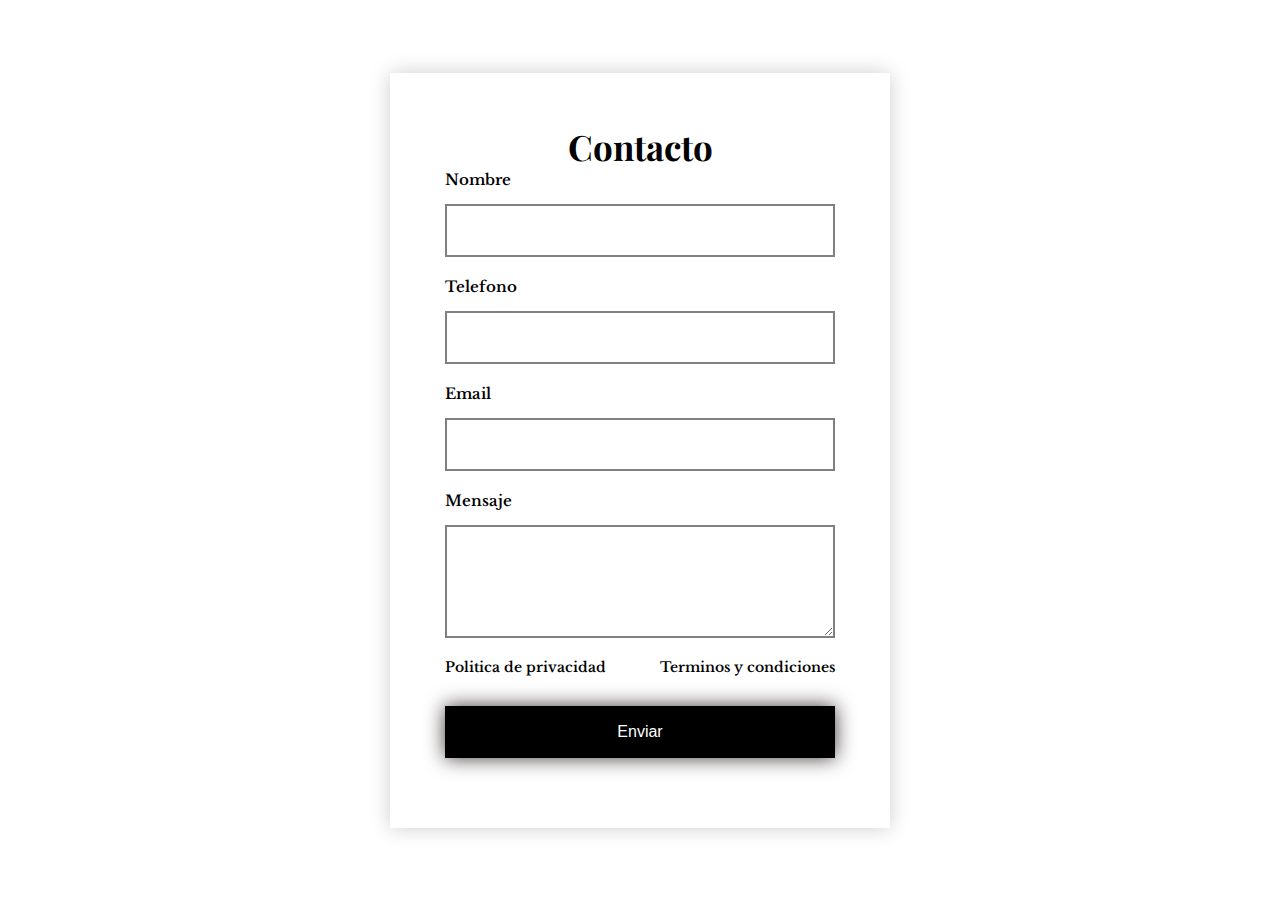
<file: contacto.html>
<!DOCTYPE html>
<html lang="en">
<head>
    <meta charset="UTF-8">
    <meta name="viewport" content="width=device-width, initial-scale=1.0">
    <title>Saint Victoria | W I N E S</title>
    <style>
         @import url('https://fonts.googleapis.com/css2?family=Libre+Baskerville:ital,wght@0,400;0,700;1,400&family=Playfair+Display:ital,wght@0,400;1,400;1,500&display=swap');

        /*
            font-family: "Libre Baskerville", sans-serif;
            font-family: "Playfair Display", sans-serif;
        */

        * {
            margin: 0;
            padding: 0;
            box-sizing: border-box;
            text-decoration: none;
            list-style: none;
        }

        body {
            font-family: "Libre Baskerville", sans-serif;
            min-height: 100vh;
            display: flex;
            align-items: center;
            justify-content: center;
           
        }
        
        form {
            padding: 50px 55px;
            box-shadow: 0 0 20px rgb(0, 0, 0, 0.2);
            text-align: center;
            width: 500px;
            align-items: center;
            justify-content: center;
            
            
        }
        .input-group {
            display: flex;
            flex-direction: column;
            text-align: left;
        }
        h2 {
            color: black;
            font-size: 35px;
            font-family: "Playfair Display", sans-serif;
        }
        label{
            color: black;
            font-size: 15px;
            font-weight: 600;
            margin-bottom: 15px;
            font-family: "Libre Baskerville", sans-serif;
        }
        input, textarea {
            padding: 17px 25px;
            margin-bottom: 20px;
            background-color: white;
            border: 2px solid grey;
            color: black;
            outline: none;
        }
        input::placeholder, textarea::placeholder {
            color: white;
        }
        .form-txt {
            margin-bottom: 30px;
            display: flex;
            justify-content: space-between;
            text-align: center;
        }
        .form-txt a {
            color: black;
            font-size: 14px;
            font-weight: 600;
            text-decoration: none;
        }
        .btn {
            font-size: 16px;
            color: white;
            border: 0;
            background-color: black;
            box-shadow: 0 0 20px rgb(63, 53, 53);
            cursor: pointer;
        }
        .btn:hover {
            background-color: rgb(87, 83, 83);
        }

        


    </style>
</head>
<body>
   

    <form>

        <h2>Contacto</h2>

        <div class="input-group">

            <label for="name">Nombre</label>
            <input type="text" name="name" id="name" placeholder="Nombre">

            <label for="phone">Telefono</label>
            <input type="tel" name="phone" id="phone" placeholder="Telefono">

            <label for="email">Email</label>
            <input type="email" name="email" id="email" placeholder="Email">

            <label for="massage">Mensaje</label>
            <textarea name="message" id="message" cols="30" rows="5" placeholder="Mensaje"></textarea>

            <div class="form-txt">
                <a href="#">Politica de privacidad</a>
                <a href="#">Terminos y condiciones</a>
            </div>

            <input class="btn" type="submit" value="Enviar">

        </div>


    </form>

    

    <script src="script.js"></script>
</body>
</html>
</file>
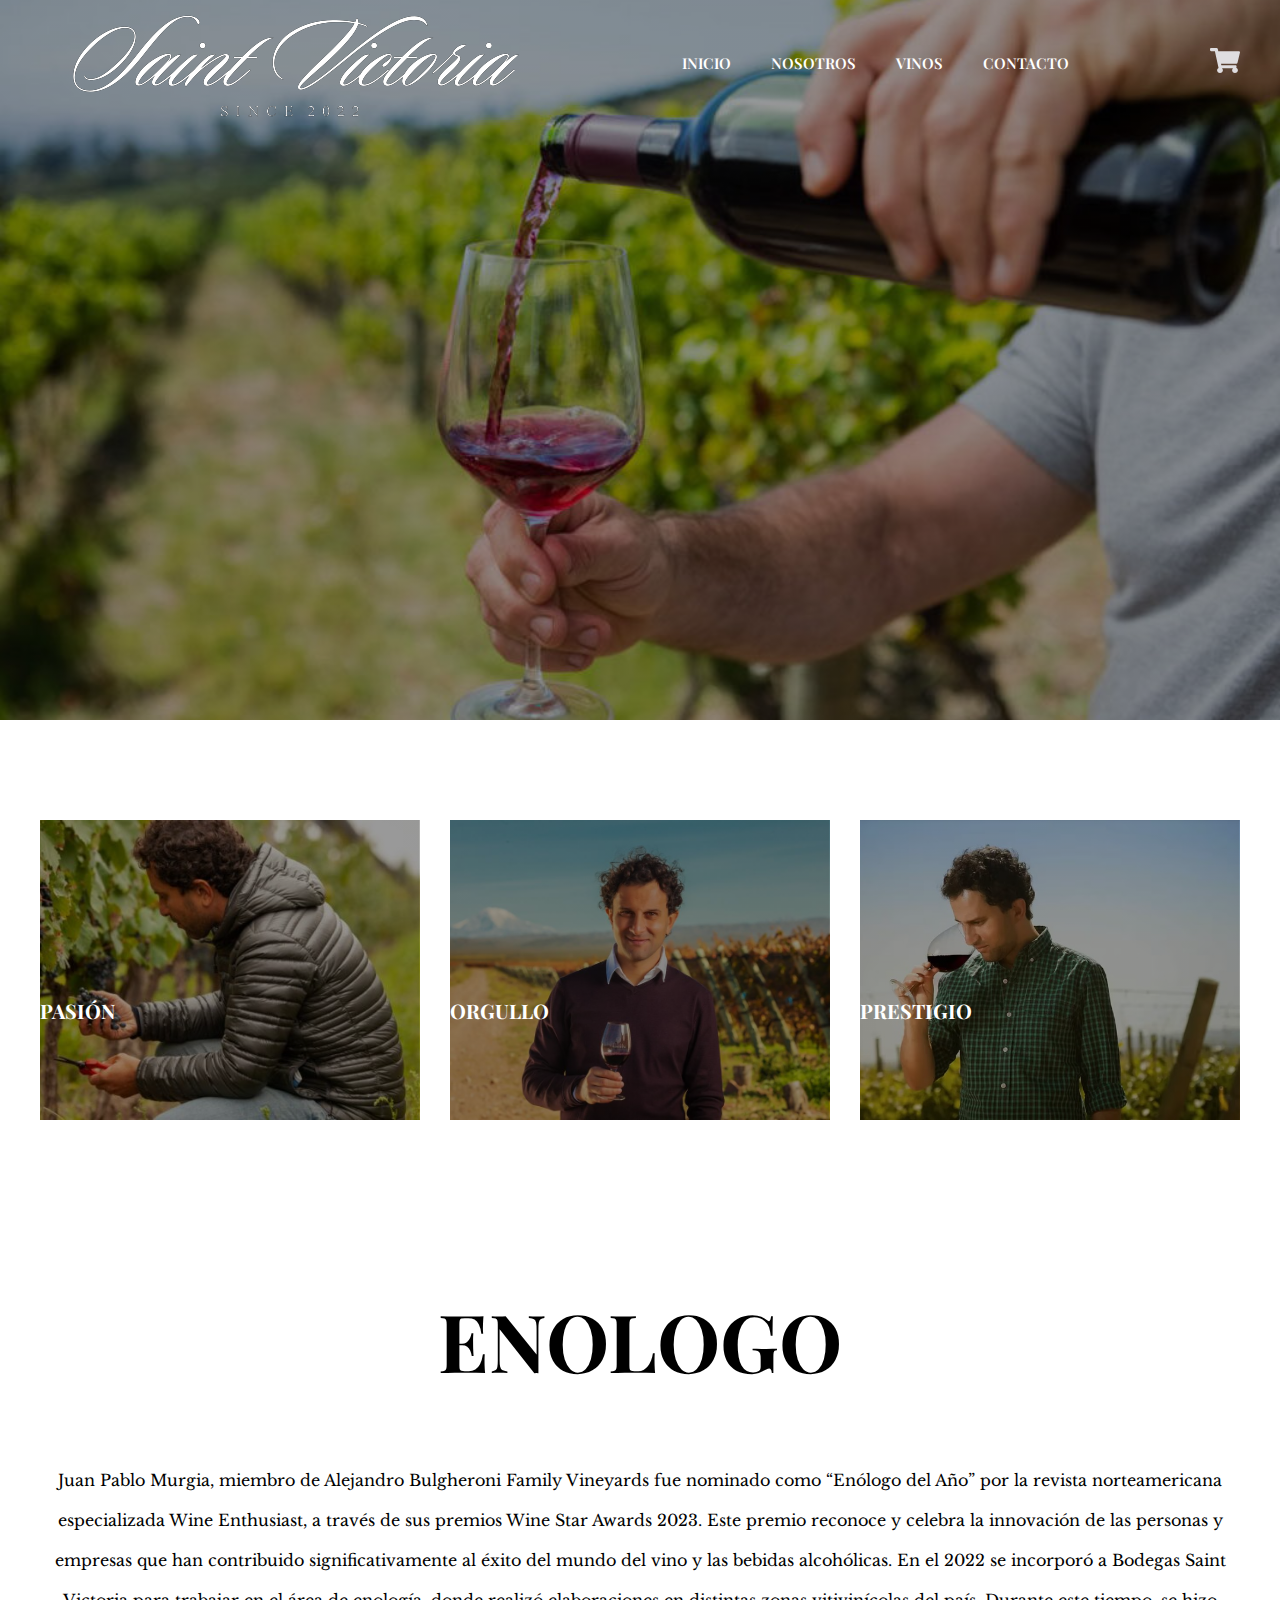
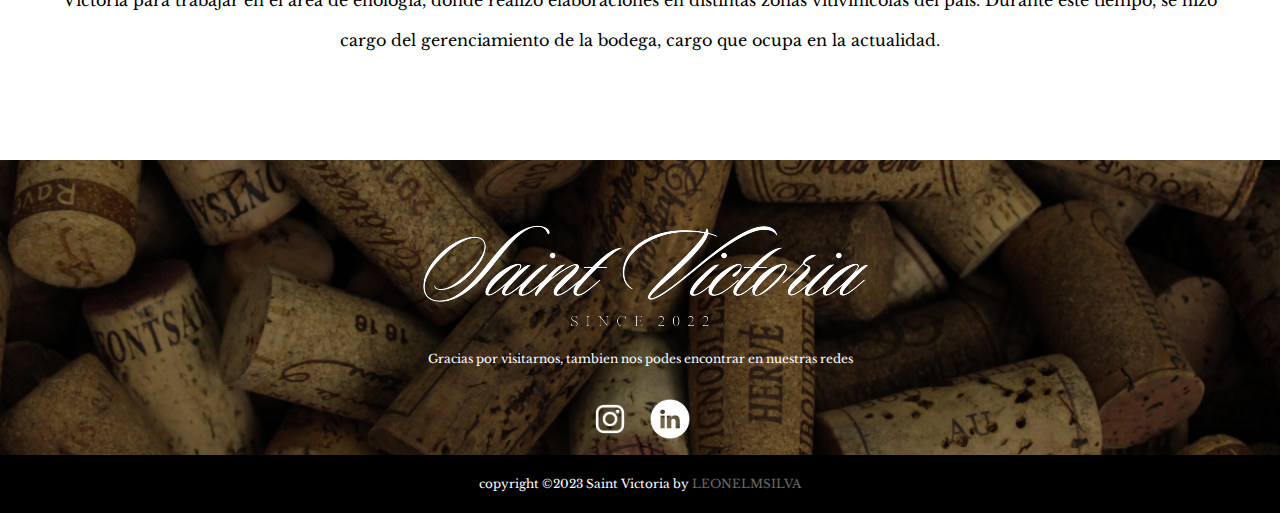
<file: enologo.html>
<!DOCTYPE html>
<html lang="en">
<head>
    <meta charset="UTF-8">
    <meta name="viewport" content="width=device-width, initial-scale=1.0">
    <title>Saint Victoria | W I N E S</title>
    <style>
         @import url('https://fonts.googleapis.com/css2?family=Libre+Baskerville:ital,wght@0,400;0,700;1,400&family=Playfair+Display:ital,wght@0,400;1,400;1,500&display=swap');

        /*
            font-family: "Libre Baskerville", sans-serif;
            font-family: "Playfair Display", sans-serif;
        */

        * {
            margin: 0;
            padding: 0;
            box-sizing: border-box;
            text-decoration: none;
            list-style: none;
        }

        body {
            font-family: "Libre Baskerville", sans-serif;
        }
        .container {
            max-width: 1200px;
            margin: 0 auto;
        }
        .header {
            display: flex;
            align-items: center;
            min-height: 80vh;
            background-color: white;
            padding: 70px 0;
        }
        .menu {
            position: absolute;
            top: 0;
            left: 0;
            right: 0;
            display: flex;
            align-items: center;
            justify-content: space-between;
        }
        .logo {
            font-size: 15px;
            color: black;
            text-transform: uppercase;
            font-weight: 800;
        }
        .menu .navbar ul li{
            position: relative;
            float: left;
        }
        .menu .navbar ul li a {
            font-size: 15px;
            padding: 20PX;
            color: white;
            display: block;
            font-family: "Playfair Display", sans-serif;
            font-weight: 600;
        }
        .menu .navbar ul li a:hover {
            color: gray;
        }
        #menu {
            display: none;
        }
        .menu-icono {
            width: 25px;
        }
        .menu label{
            cursor: pointer;
            display: none;
        }
        .submenu {
            position: relative;
        }
        .submenu #carrito {
            display: none;
        }
        .submenu:hover #carrito {
            display: block;
            position: absolute;
            right: 0;
            backdrop-filter: blur (50px);
            top: 100%;
            z-index: 1;
            background-color: #33333317;
            padding: 20px;
            min-height: 400px;
        }
        table {
            width: 100%;
        }
        th, td {
            color: white;
        }
        .borrar {
            background-color: black;
            border-radius: 50%;
            padding: 5px 10px;
            text-decoration: none;
            color: white;
            font-weight: 800;
            cursor: pointer;
        }
        .header {
            background: linear-gradient(rgba(0,0,0,0.4),rgba(0,0,0,0.4)), url(img/enologo-header-original.jpg);
            background-position: center center;
            background-repeat: no-repeat;
            background-size: cover;
            display: flex;
            align-items: center;
            min-height: 80vh;
            padding: 50px 0 0 0;
        } 
        .header-content {
            display: flex;
            justify-content: space-between;
            align-items: center;
            flex: 1;
            padding: 0 200px;
        }
        .finca {
            padding: 100px 0;
            display: flex;
            justify-content: space-between;
        }
        .imagen-1 {
            flex-basis: calc(33.3% - 20px);
            padding: 10px 15px;
            justify-content: space-between;
            align-items: center;
            display: flex;
            height: 300px;
        }
        .b1 {
            background: linear-gradient(rgba(0,0,0,0.4),rgba(0,0,0,0.4)), url(img/enologo-1.jpg);
            background-position: center center;
            background-repeat: no-repeat;
            background-size: cover;
            display: flex;
            align-items: center;
            padding: 80px 0 0 0; ; 
        }
        .b1:hover {
            transform: scale(1.1);
        }

        .b2 {
            background: linear-gradient(rgba(0,0,0,0.4),rgba(0,0,0,0.4)), url(img/enologo-header.jpeg);
            background-position: center center;
            background-repeat: no-repeat;
            background-size: cover;
            display: flex;
            align-items: center;
            padding: 80px 0 0 0; ; 
        }
        .b2:hover {
            transform: scale(1.1);
        }

        .b3 {
            background: linear-gradient(rgba(0,0,0,0.4),rgba(0,0,0,0.4)), url(img/enologo-3.jpg);
            background-position: center center;
            background-repeat: no-repeat;
            background-size: cover;
            display: flex;
            align-items: center;
            padding: 80px 0 0 0; 
        }
        .b3:hover {
            transform: scale(1.1);
        }
        .imagen-txt {
            flex-basis: 50%;
        }
        .imagen-txt h3 {
            color: white;
            font-size: 20px;
            font-family: "Playfair Display", sans-serif;
            text-transform: uppercase;
        }
        .main {
            display: flex;

        }
        .enologo-txt  p {
            flex-basis: 90px;
            display: flex;
            align-items: center;
            text-align: center;
            line-height: 2.5;
            padding-bottom: 100px;
        }
        h4 {
            color: black;
            font-family: "Playfair Display", sans-serif;
            font-size: 80px;
            text-align: center;
            align-items: center;
            text-transform: uppercase;
            line-height: 3;
        }
        footer {
            background: linear-gradient(rgba(0,0,0,0.4),rgba(0,0,0,0.4)), url(img/posible-footer.jpg);
            background-position: center center;
            background-repeat: no-repeat;
            background-size: cover;
            display: flex;
            align-items: center;
            min-height: 30vh;
            padding: 50px 0 0 0; 
            font-family: "Libre Baskerville", sans-serif;
            color: white;
        }

        .footer-content {
            display: flex;
            align-items: center;
            justify-content: center;
            flex-direction: column;
            text-align: center;
        }

        .footer-content p {
            max-width: 500px;
            margin: 10px auto;
            line-height: 28px;
            font-size: 12px;
        }

        .socials {
            list-style: none;
            display: flex;
            align-items: center;
            justify-content: center;
            margin: 1rem 0 ;
        }
  
        .socials a img {
            height: 40px;
            display: flex;
        }
        .socials a img:hover {
            color: gray;
        }
        .socials li {
            margin: 0 10px;
        }

        .footer-bottom {
            background-color: black;
            width: 100vw;
            padding: 5px 0;
            text-align: center;
        }

        .footer-bottom a {
            font-size: 14px;
            word-spacing: 2px;
            font-weight: 200;
        }

        .footer-bottom span {
            text-transform: uppercase;
            opacity: .4;
            font-weight: 200;
        }
        


    </style>
</head>
<body>
    <header class="header">
        <div class="menu container">
            <img id="logo" src="img/logo-saint-victoria-since2022.png" alt="">
            
            <input type="checkbox" id="menu">
            <label for="menu">
                <img src="img/menu.png" class="menu-icono" alt="menu">
            </label>
            <nav class="navbar">
                <ul>
                    <li><a href="index.html">INICIO</a></li>
                    <li><a href="nosotros.html">NOSOTROS</a></li>
                    <li><a href="vinos.html">VINOS</a></li>
                    <li><a href="contacto.html">CONTACTO</a></li>
                </ul>
            </nav>
            <div>
                <ul>
                    <li class="submenu">
                        <img src="img/car-blanco.svg" id="img-carrito" alt="carito">
                        <div id="carrito">
                            <table id="lista-carrito">
                                <thead>
                                    <tr>
                                        <th>Imagen</th>
                                        <th>Nombre</th>
                                        <th>Precio</th>
                                    </tr>
                                </thead>
                                <tbody></tbody>
                            </table>
                            <a href="#" id="vaciar-carrito" class="btn-2">Vaciar Carrito</a>
                        </div>
                    </li>
                </ul>
            </div>
            
        </div>
            
    </header>

    <section class="finca container">
        <div class="imagen-1 b1">
            
            <div class="imagen-txt">
                <h3>pasión</h3>
            </div>
        </div>
        <div class="imagen-1 b2">
            
            <div class="imagen-txt">
                <h3>Orgullo</h3>
            </div>
        </div>
        <div class="imagen-1 b3"> 
            
            <div class="imagen-txt">
                <h3>Prestigio</h3>
            </div>
        </div>
    </section>
    <main class="enologo container">
        <div class="enologo content">
            <h4>enologo</h4>
            
            <div class="enologo-txt">
                <p>
                    Juan Pablo Murgia, miembro de Alejandro Bulgheroni Family Vineyards fue nominado como “Enólogo del Año” por la revista norteamericana especializada Wine Enthusiast, a través de sus premios Wine Star Awards 2023. Este premio reconoce y celebra la innovación de las personas y empresas que han contribuido significativamente al éxito del mundo del vino y las bebidas alcohólicas. En el 2022 se incorporó a Bodegas Saint Victoria para trabajar en el área de enología, donde realizó elaboraciones en distintas zonas vitivinícolas del país. Durante este tiempo, se hizo cargo del gerenciamiento de la bodega, cargo que ocupa en la actualidad.     
                </p>
            </div>
            

        </div>
    </main>

    <footer class="footer">
        <div class="footer-content container">
            <img src="img/logo-saint-victoria-since2022.png" alt="">
            <p>Gracias por visitarnos, tambien nos podes encontrar en nuestras redes</p>
            <ul class="socials">
                <li><a href="https://instagram.com/leosilvactc?igshid=OGQ5ZDc2ODk2ZA=="><img src="img/logo-insta.png" alt="instagram"></a></li>
                <li><a href="https://www.linkedin.com/in/leonel-marcelo-silva-9392391a3?utm_source=share&utm_campaign=share_via&utm_content=profile&utm_medium=android_app"><img src="img/logo-linkedin.png" alt="linkedin"></a></li>
                
            </ul>
            <div class="footer-bottom">
                <p>copyright &copy;2023 Saint Victoria by <span>leonelmsilva</span></p>
            </div>
        </div>
    </footer>

    <script src="script.js"></script>
</body>
</html>
</file>
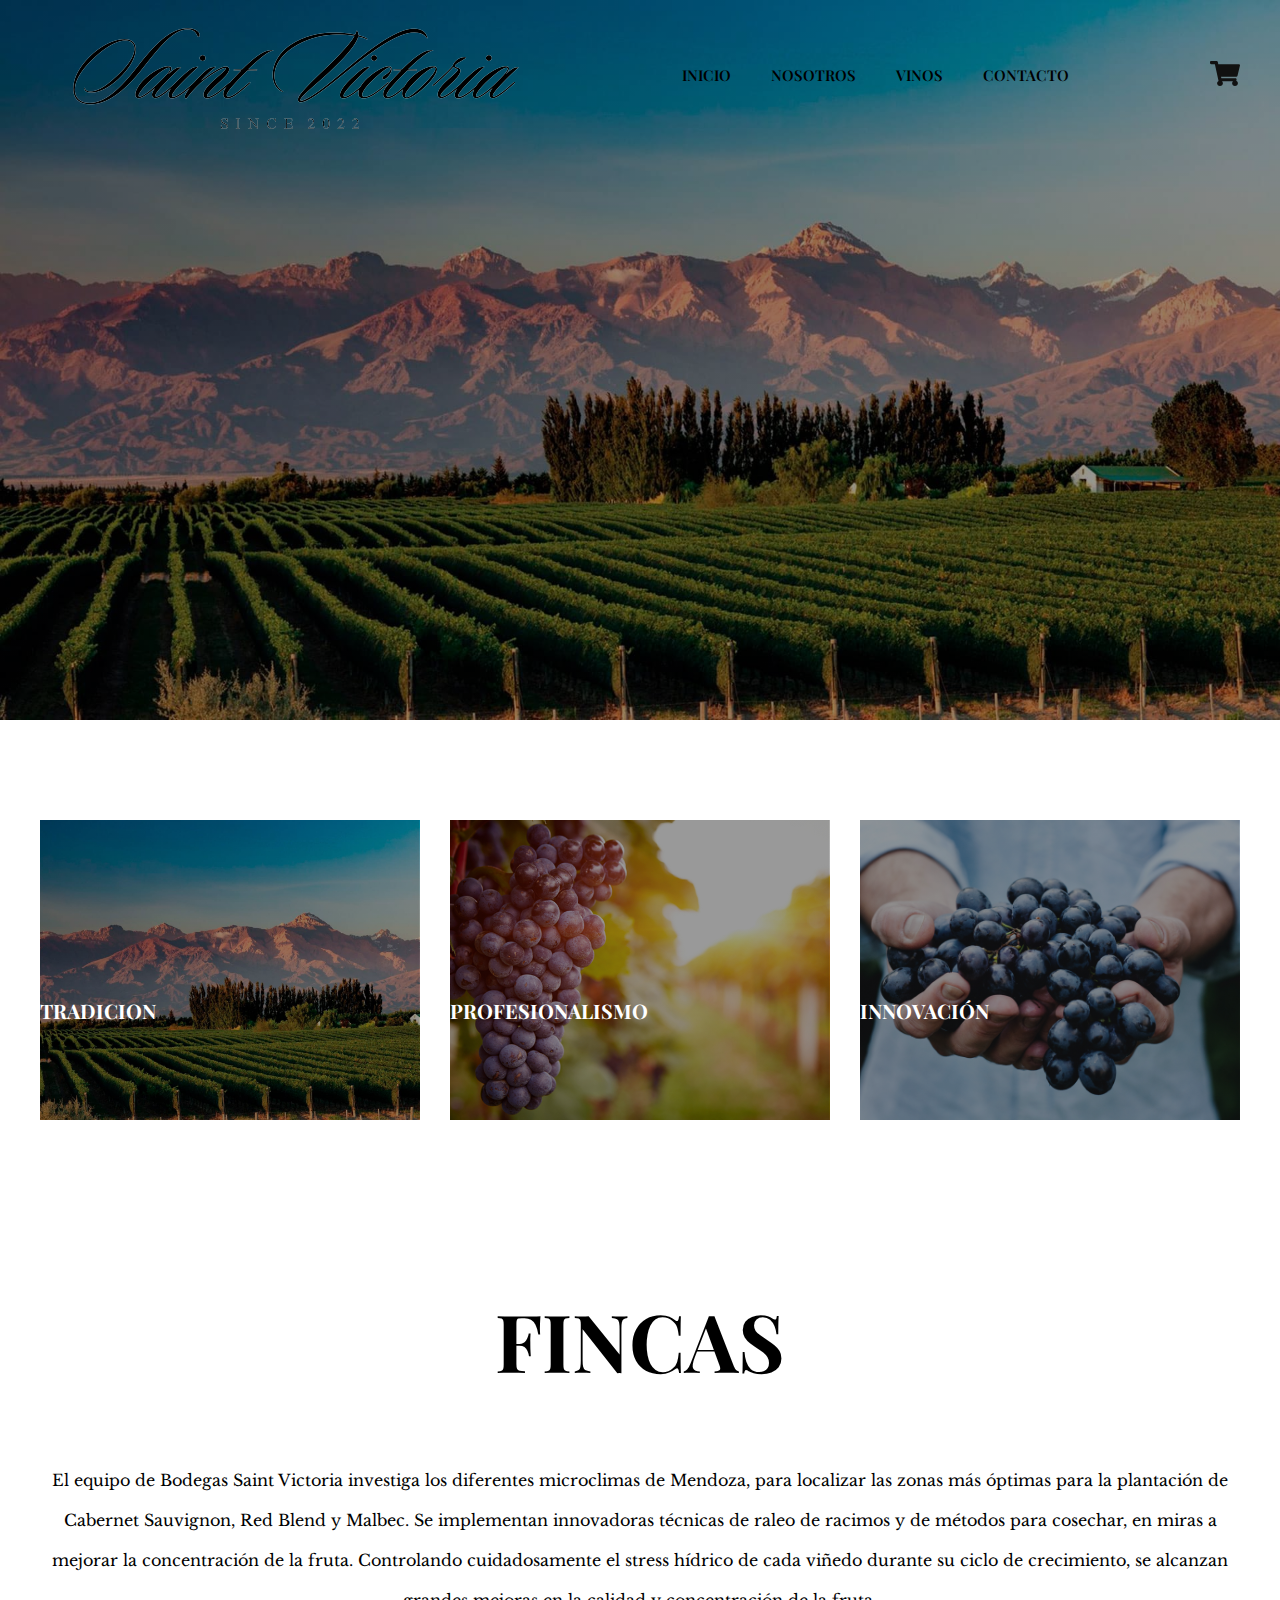
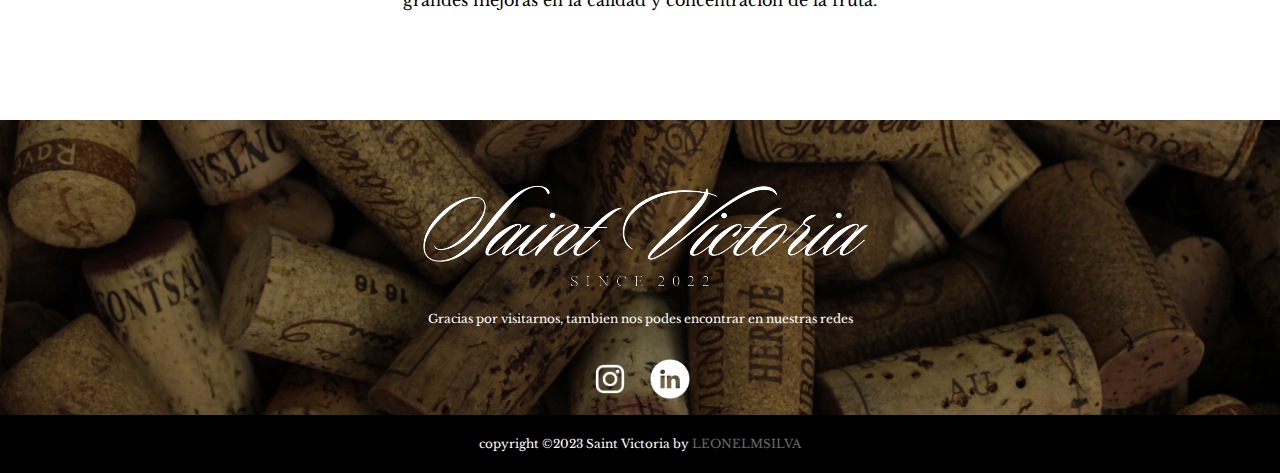
<file: finca.html>
<!DOCTYPE html>
<html lang="en">
<head>
    <meta charset="UTF-8">
    <meta name="viewport" content="width=device-width, initial-scale=1.0">
    <title>Saint Victoria | W I N E S</title>
    <style>
         @import url('https://fonts.googleapis.com/css2?family=Libre+Baskerville:ital,wght@0,400;0,700;1,400&family=Playfair+Display:ital,wght@0,400;1,400;1,500&display=swap');

        /*
            font-family: "Libre Baskerville", sans-serif;
            font-family: "Playfair Display", sans-serif;
        */

        * {
            margin: 0;
            padding: 0;
            box-sizing: border-box;
            text-decoration: none;
            list-style: none;
        }

        body {
            font-family: "Libre Baskerville", sans-serif;
        }
        .container {
            max-width: 1200px;
            margin: 0 auto;
        }
        .header {
            display: flex;
            align-items: center;
            min-height: 80vh;
            background-color: white;
            padding: 70px 0;
        }
        .menu {
            position: absolute;
            top: 0;
            left: 0;
            right: 0;
            display: flex;
            align-items: center;
            justify-content: space-between;
        }
        .logo {
            font-size: 15px;
            color: black;
            text-transform: uppercase;
            font-weight: 800;
        }
        .menu .navbar ul li{
            position: relative;
            float: left;
        }
        .menu .navbar ul li a {
            font-size: 15px;
            padding: 20PX;
            color: black;
            display: block;
            font-family: "Playfair Display", sans-serif;
            font-weight: 600;
        }
        .menu .navbar ul li a:hover {
            color: white;
        }
        #menu {
            display: none;
        }
        .menu-icono {
            width: 25px;
        }
        .menu label{
            cursor: pointer;
            display: none;
        }
        .submenu {
            position: relative;
        }
        .submenu #carrito {
            display: none;
        }
        .submenu:hover #carrito {
            display: block;
            position: absolute;
            right: 0;
            backdrop-filter: blur (50px);
            top: 100%;
            z-index: 1;
            background-color: #33333317;
            padding: 20px;
            min-height: 400px;
        }
        table {
            width: 100%;
        }
        th, td {
            color: white;
        }
        .borrar {
            background-color: black;
            border-radius: 50%;
            padding: 5px 10px;
            text-decoration: none;
            color: white;
            font-weight: 800;
            cursor: pointer;
        }
        .header {
            background: linear-gradient(rgba(0,0,0,0.4),rgba(0,0,0,0.4)), url(img/slider-imagen-principal.jpg);
            background-position: center center;
            background-repeat: no-repeat;
            background-size: cover;
            display: flex;
            align-items: center;
            min-height: 80vh;
            padding: 50px 0 0 0;
        } 
        .header-content {
            display: flex;
            justify-content: space-between;
            align-items: center;
            flex: 1;
            padding: 0 200px;
        }
        .finca {
            padding: 100px 0;
            display: flex;
            justify-content: space-between;

        }
        .imagen-1 {
            flex-basis: calc(33.3% - 20px);
            padding: 10px 15px;
            justify-content: space-between;
            align-items: center;
            display: flex;
            height: 300px;
        }
        .b1 {
            background: linear-gradient(rgba(0,0,0,0.4),rgba(0,0,0,0.4)), url(img/slider-imagen-principal.jpg);
            background-position: center center;
            background-repeat: no-repeat;
            background-size: cover;
            display: flex;
            align-items: center;
            padding: 80px 0 0 0; ; 
        }
        .b1:hover {
            transform: scale(1.1);
        }

        .b2 {
            background: linear-gradient(rgba(0,0,0,0.4),rgba(0,0,0,0.4)), url(img/slider2.jpg);
            background-position: center center;
            background-repeat: no-repeat;
            background-size: cover;
            display: flex;
            align-items: center;
            padding: 80px 0 0 0; ; 
        }
        .b2:hover {
            transform: scale(1.1);
        }

        .b3 {
            background: linear-gradient(rgba(0,0,0,0.4),rgba(0,0,0,0.4)), url(img/manos-con-uvas.jpg);
            background-position: center center;
            background-repeat: no-repeat;
            background-size: cover;
            display: flex;
            align-items: center;
            padding: 80px 0 0 0; 
        }
        .b3:hover {
            transform: scale(1.1);
        }
        .imagen-txt {
            flex-basis: 50%;
        }
        .imagen-txt h3 {
            color: white;
            font-size: 20px;
            font-family: "Playfair Display", sans-serif;
            text-transform: uppercase;
        }
        .main {
            display: flex;
            padding-bottom: 100px;
        }

        .vision-txt  p {
            flex-basis: 300px;
            display: flex;
            align-items: center;
            text-align: center;
            line-height: 2.5;
            padding-bottom: 100px;
        }
        h4 {
            color: black;
            font-family: "Playfair Display", sans-serif;
            font-size: 80px;
            text-align: center;
            align-items: center;
            text-transform: uppercase;
            line-height: 3;
        }
        footer {
            background: linear-gradient(rgba(0,0,0,0.4),rgba(0,0,0,0.4)), url(img/posible-footer.jpg);
            background-position: center center;
            background-repeat: no-repeat;
            background-size: cover;
            display: flex;
            align-items: center;
            min-height: 30vh;
            padding: 50px 0 0 0; 
            font-family: "Libre Baskerville", sans-serif;
            color: white;
        }

        .footer-content {
            display: flex;
            align-items: center;
            justify-content: center;
            flex-direction: column;
            text-align: center;
        }

        .footer-content p {
            max-width: 500px;
            margin: 10px auto;
            line-height: 28px;
            font-size: 12px;
        }

        .socials {
            list-style: none;
            display: flex;
            align-items: center;
            justify-content: center;
            margin: 1rem 0 ;
        }
  
        .socials a img {
            height: 40px;
            display: flex;
        }
        .socials a img:hover {
            color: gray;
        }
        .socials li {
            margin: 0 10px;
        }

        .footer-bottom {
            background-color: black;
            width: 100vw;
            padding: 5px 0;
            text-align: center;
        }

        .footer-bottom a {
            font-size: 14px;
            word-spacing: 2px;
            font-weight: 200;
        }

        .footer-bottom span {
            text-transform: uppercase;
            opacity: .4;
            font-weight: 200;
        }
        


    </style>
</head>
<body>
    <header class="header">
        <div class="menu container">
            <img id="logo"  src="img/Untitled_design-removebg-preview.png" alt="">
            
            <input type="checkbox" id="menu">
            <label for="menu">
                <img src="img/menu.png" class="menu-icono" alt="menu">
            </label>
            <nav class="navbar">
                <ul>
                    <li><a href="index.html">INICIO</a></li>
                    <li><a href="nosotros.html">NOSOTROS</a></li>
                    <li><a href="vinos.html">VINOS</a></li>
                    <li><a href="contacto.html">CONTACTO</a></li>
                </ul>
            </nav>
            <div>
                <ul>
                    <li class="submenu">
                        <img src="img/car.svg" id="img-carrito" alt="carito">
                        <div id="carrito">
                            <table id="lista-carrito">
                                <thead>
                                    <tr>
                                        <th>Imagen</th>
                                        <th>Nombre</th>
                                        <th>Precio</th>
                                    </tr>
                                </thead>
                                <tbody></tbody>
                            </table>
                            <a href="#" id="vaciar-carrito" class="btn-2">Vaciar Carrito</a>
                        </div>
                    </li>
                </ul>
            </div>
            
        </div>
            
    </header>

    <section class="finca container">
        <div class="imagen-1 b1">
            
            <div class="imagen-txt">
                <h3>Tradicion</h3>
            </div>
        </div>
        <div class="imagen-1 b2">
            
            <div class="imagen-txt">
                <h3>Profesionalismo</h3>
            </div>
        </div>
        <div class="imagen-1 b3"> 
            
            <div class="imagen-txt">
                <h3>innovación</h3>
            </div>
        </div>
    </section>
    <main class="vision container">
        <div class="vision content">
            <h4> FINCAS</h4>
            
            <div class="vision-txt">
                <p>
                    El equipo de Bodegas Saint Victoria investiga los diferentes microclimas de Mendoza, para localizar las zonas más óptimas para la plantación de Cabernet Sauvignon, Red Blend y Malbec.
                    Se implementan innovadoras técnicas de raleo de racimos y de métodos para cosechar, en miras a mejorar la concentración de la fruta.
                    Controlando cuidadosamente el stress hídrico de cada viñedo durante su ciclo de crecimiento, se alcanzan grandes mejoras en la calidad y concentración de la fruta.
                          
                </p>
            </div>
            

        </div>
    </main>

    <footer class="footer">
        <div class="footer-content container">
            <img src="img/logo-saint-victoria-since2022.png" alt="">
            <p>Gracias por visitarnos, tambien nos podes encontrar en nuestras redes</p>
            <ul class="socials">
                <li><a href="https://instagram.com/leosilvactc?igshid=OGQ5ZDc2ODk2ZA=="><img src="img/logo-insta.png" alt="instagram"></a></li>
                <li><a href="https://www.linkedin.com/in/leonel-marcelo-silva-9392391a3?utm_source=share&utm_campaign=share_via&utm_content=profile&utm_medium=android_app"><img src="img/logo-linkedin.png" alt="linkedin"></a></li>
                
            </ul>
            <div class="footer-bottom">
                <p>copyright &copy;2023 Saint Victoria by <span>leonelmsilva</span></p>
            </div>
        </div>
    </footer>

    <script src="script.js"></script>
</body>
</html>
</file>
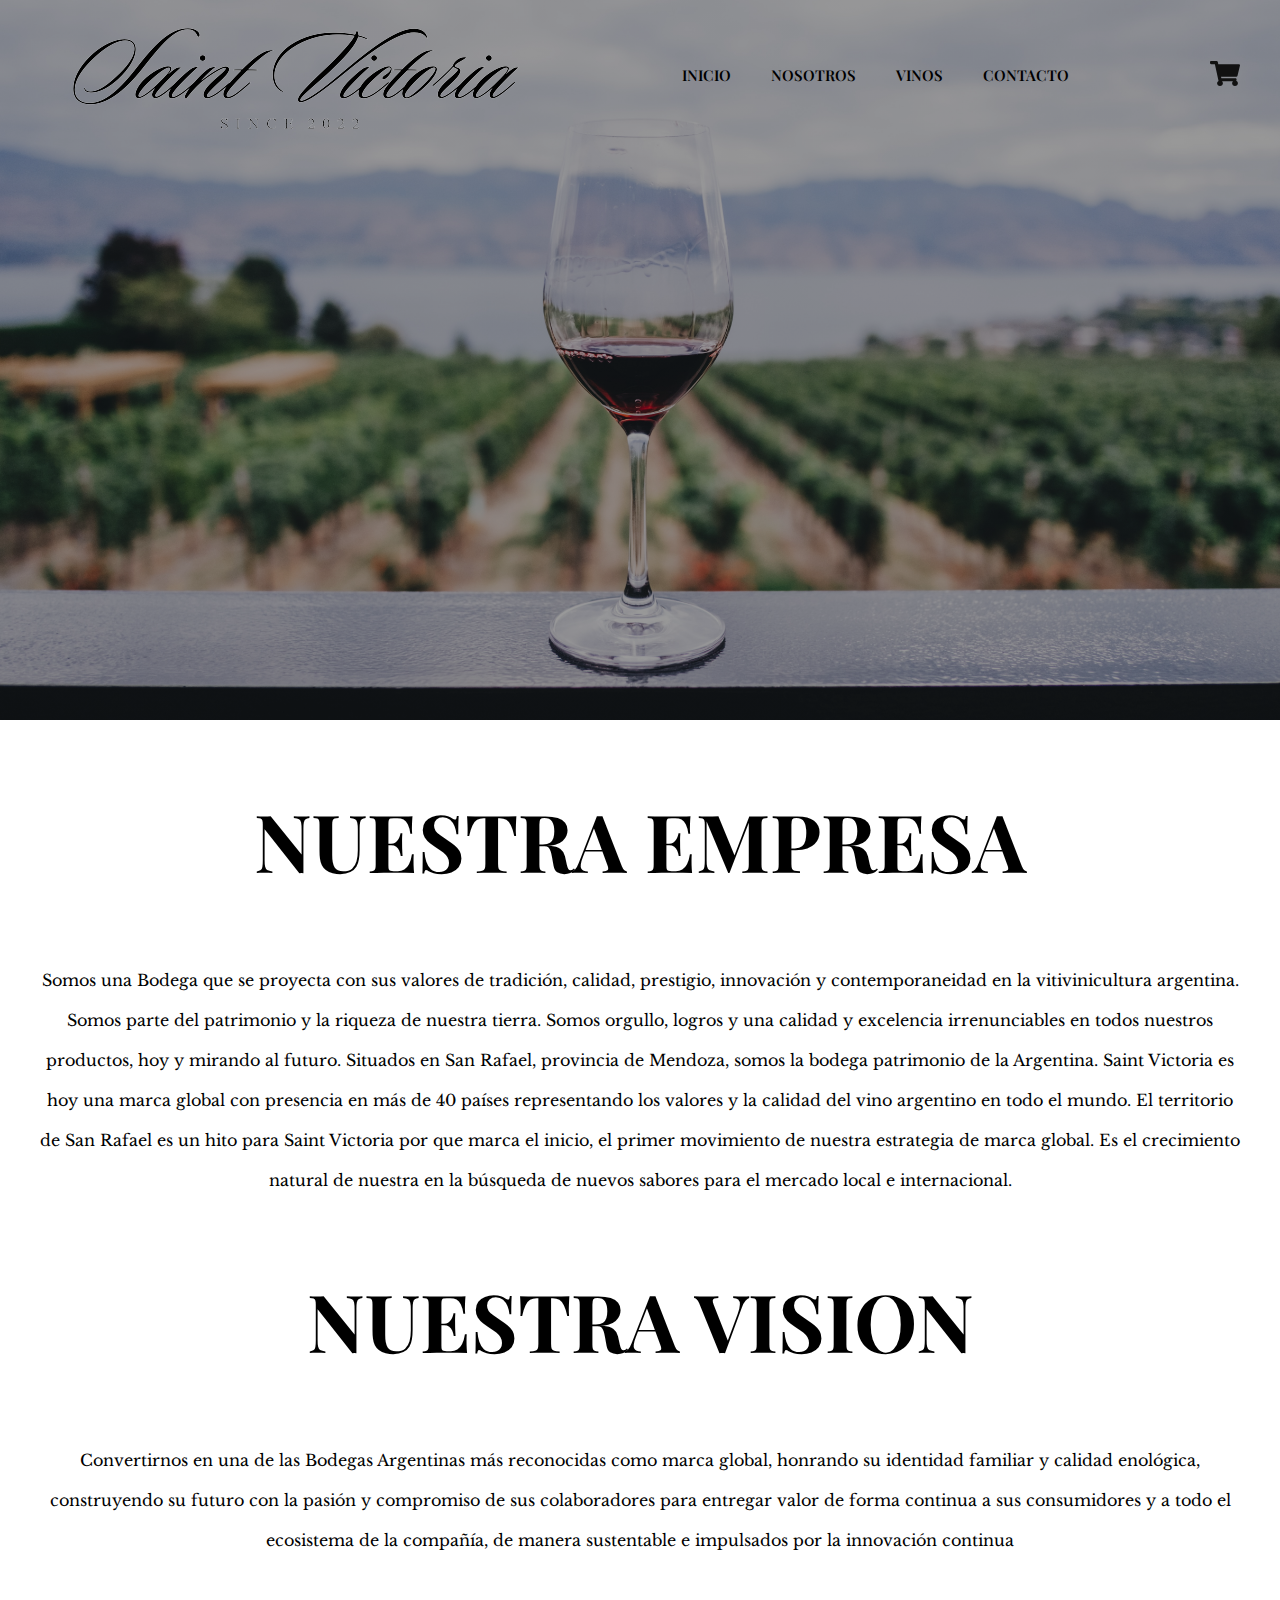
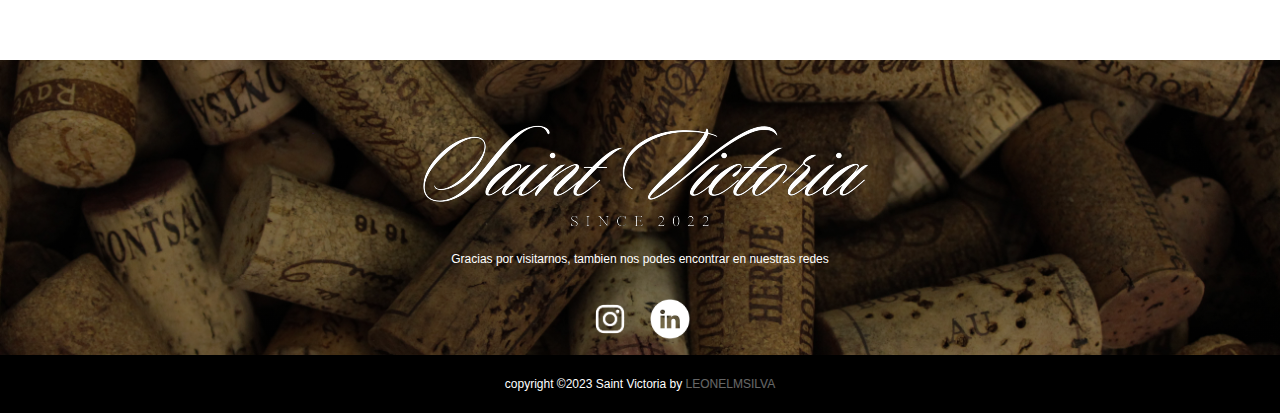
<file: nosotros.html>
<!DOCTYPE html>
<html lang="en">
<head>
    <meta charset="UTF-8">
    <meta name="viewport" content="width=device-width, initial-scale=1.0">
    <title>Saint Victoria | W I N E S</title>
    <style>
        @import url('https://fonts.googleapis.com/css2?family=Libre+Baskerville:ital,wght@0,400;0,700;1,400&family=Playfair+Display:ital,wght@0,400;1,400;1,500&display=swap');

        /*
            font-family: "Libre Baskerville", sans-serif;
            font-family: "Playfair Display", sans-serif;
        */

        * {
            margin: 0;
            padding: 0;
            box-sizing: border-box;
            text-decoration: none;
            list-style: none;
        }

        body {
            font-family: "Libre Baskerville", sans-serif;
        }
        .container {
            max-width: 1200px;
            margin: 0 auto;
        }
        .header {
            display: flex;
            align-items: center;
            min-height: 80vh;
            background-color: white;
            padding: 70px 0;
        }
        .menu {
            position: absolute;
            top: 0;
            left: 0;
            right: 0;
            display: flex;
            align-items: center;
            justify-content: space-between;
        }
        .logo {
            font-size: 15px;
            color: black;
            text-transform: uppercase;
            font-weight: 800;
        }
        .menu .navbar ul li{
            position: relative;
            float: left;
            
        }
        .menu .navbar ul li a {
            font-size: 15px;
            padding: 20PX;
            color: black;
            display: block;
            font-family: "Playfair Display", sans-serif;
            font-weight: 600;
        }
        .menu .navbar ul li a:hover {
            color: white;
        }
        #menu {
            display: none;
        }
        .menu-icono {
            width: 25px;
        }
        .menu label{
            cursor: pointer;
            display: none;
        }
        .submenu {
            position: relative;
        }
        .submenu #carrito {
            display: none;
        }
        .submenu:hover #carrito {
            display: block;
            position: absolute;
            right: 0;
            backdrop-filter: blur (50px);
            top: 100%;
            z-index: 1;
            background-color: #33333317;
            padding: 20px;
            min-height: 400px;
        }
        table {
            width: 100%;
        }
        th, td {
            color: white;
        }
        .borrar {
            background-color: black;
            border-radius: 50%;
            padding: 5px 10px;
            text-decoration: none;
            color: white;
            font-weight: 800;
            cursor: pointer;
        }
        .header {
            background: linear-gradient(rgba(0,0,0,0.4),rgba(0,0,0,0.4)), url(img/para-imagen-slash-o-finca.jpg);
            background-position: center center;
            background-repeat: no-repeat;
            background-size: cover;
            display: flex;
            align-items: center;
            min-height: 80vh;
            padding: 50px 0 0 0;
        } 
        .header-content {
            display: flex;
            justify-content: space-between;
            align-items: center;
            flex: 1;
            padding: 0 200px;
        }
        .seccion {
            display: flex;
            align-items: center;
            min-height: 80vh;
            background-color: white;
            padding: 70px 0;
            
        }
        h2 {
            color: black;
            font-family: "Playfair Display", sans-serif;
            font-size: 80px;
            text-align: center;
            align-items: center;
            text-transform: uppercase;
            line-height: 3;
        }
        .empresa-content p {
            flex-basis: 90px;
            display: flex;
            align-items: center;
            text-align: center;
            line-height: 2.5;
            
        }
        .main {
            display: flex;
            padding-bottom: 100px;
        }

        .vision-txt  p {
            flex-basis: 90px;
            display: flex;
            align-items: center;
            text-align: center;
            line-height: 2.5;
            padding-bottom: 100px;
            font-family: "Libre Baskerville", sans-serif;
        
        }
        h3 {
            color: black;
            font-family: "Playfair Display", sans-serif;
            font-size: 80px;
            text-align: center;
            align-items: center;
            text-transform: uppercase;
            line-height: 3;
        }
        footer {
            background: linear-gradient(rgba(0,0,0,0.4),rgba(0,0,0,0.4)), url(img/posible-footer.jpg);
            background-position: center center;
            background-repeat: no-repeat;
            background-size: cover;
            display: flex;
            align-items: center;
            min-height: 30vh;
            padding: 50px 0 0 0; 
            font-family: "Poppins", sans-serif;
            color: white;
        }

        .footer-content {
            display: flex;
            align-items: center;
            justify-content: center;
            flex-direction: column;
            text-align: center;
        }

        .footer-content p {
            max-width: 500px;
            margin: 10px auto;
            line-height: 28px;
            font-size: 12px;
        }

        .socials {
            list-style: none;
            display: flex;
            align-items: center;
            justify-content: center;
            margin: 1rem 0 ;
        }
  
        .socials a img {
            height: 40px;
            display: flex;
        }
        .socials a img:hover {
            color: gray;
        }
        .socials li {
            margin: 0 10px;
        }

        .footer-bottom {
            background-color: black;
            width: 100vw;
            padding: 5px 0;
            text-align: center;
        }

        .footer-bottom a {
            font-size: 14px;
            word-spacing: 2px;
            font-weight: 200;
        }

        .footer-bottom span {
            text-transform: uppercase;
            opacity: .4;
            font-weight: 200;
        }
        


    </style>
</head>
<body>
    <header class="header">
        <div class="menu container">
            <img id="logo" src="img/Untitled_design-removebg-preview.png" alt="">
            
            <input type="checkbox" id="menu">
            <label for="menu">
                <img src="img/menu.png" class="menu-icono" alt="menu">
            </label>
            <nav class="navbar">
                <ul>
                    <li><a href="index.html">INICIO</a></li>
                    <li><a href="nosotros.html">NOSOTROS</a></li>
                    <li><a href="vinos.html">VINOS</a></li>
                    <li><a href="contacto.html">CONTACTO</a></li>
                </ul>
            </nav>
            <div>
                <ul>
                    <li class="submenu">
                        <img src="img/car.svg" id="img-carrito" alt="carito">
                        <div id="carrito">
                            <table id="lista-carrito">
                                <thead>
                                    <tr>
                                        <th>Imagen</th>
                                        <th>Nombre</th>
                                        <th>Precio</th>
                                    </tr>
                                </thead>
                                <tbody></tbody>
                            </table>
                            <a href="#" id="vaciar-carrito" class="btn-2">Vaciar Carrito</a>
                        </div>
                    </li>
                </ul>
            </div>
            
        </div>
            
    </header>

    <section>
        <div class="empresa container">
            <div class="empresa-content">
                <h2>
                    Nuestra Empresa
                </h2>
                <p>
                    Somos una Bodega que se proyecta con sus valores de tradición, calidad, prestigio, innovación y contemporaneidad en la vitivinicultura argentina.
                    Somos parte del patrimonio y la riqueza de nuestra tierra. Somos orgullo, logros y una calidad y excelencia irrenunciables en todos nuestros productos, hoy y mirando al futuro.
                    Situados en San Rafael, provincia de Mendoza, somos la bodega patrimonio de la Argentina.
                    Saint Victoria es hoy una marca global con presencia en más de 40 países representando los valores y la calidad del vino argentino en todo el mundo.
                    El territorio de San Rafael es un hito para Saint Victoria por que marca el inicio, el primer movimiento de nuestra estrategia de marca global. Es el crecimiento natural de nuestra en la búsqueda de nuevos sabores para el mercado local e internacional.
        
                </p>

            </div>

        </div>
    </section>
    <main>
        <div class="vision container">
            <h3> Nuestra Vision</h3>
            <div class="vision-content">
                <div class="vision-txt">
                    <p>
                        Convertirnos en una de las Bodegas Argentinas más reconocidas como marca global, honrando su identidad familiar y calidad enológica, construyendo su futuro con la pasión y compromiso de sus colaboradores para entregar valor de forma continua a sus consumidores y a todo el ecosistema de la compañía, de manera sustentable e impulsados por la innovación continua 
                    </p>
                </div>
            </div>

        </div>
    </main>

    <footer class="footer">
        <div class="footer-content container">
            <img src="img/logo-saint-victoria-since2022.png" alt="">
            <p>Gracias por visitarnos, tambien nos podes encontrar en nuestras redes</p>
            <ul class="socials">
                <li><a href="https://instagram.com/leosilvactc?igshid=OGQ5ZDc2ODk2ZA=="><img src="img/logo-insta.png" alt="instagram"></a></li>
                <li><a href="https://www.linkedin.com/in/leonel-marcelo-silva-9392391a3?utm_source=share&utm_campaign=share_via&utm_content=profile&utm_medium=android_app"><img src="img/logo-linkedin.png" alt="linkedin"></a></li>
                
            </ul>
            <div class="footer-bottom">
                <p>copyright &copy;2023 Saint Victoria by <span>leonelmsilva</span></p>
            </div>
        </div>
    </footer>

    <script src="script.js"></script>
</body>
</html>
</file>
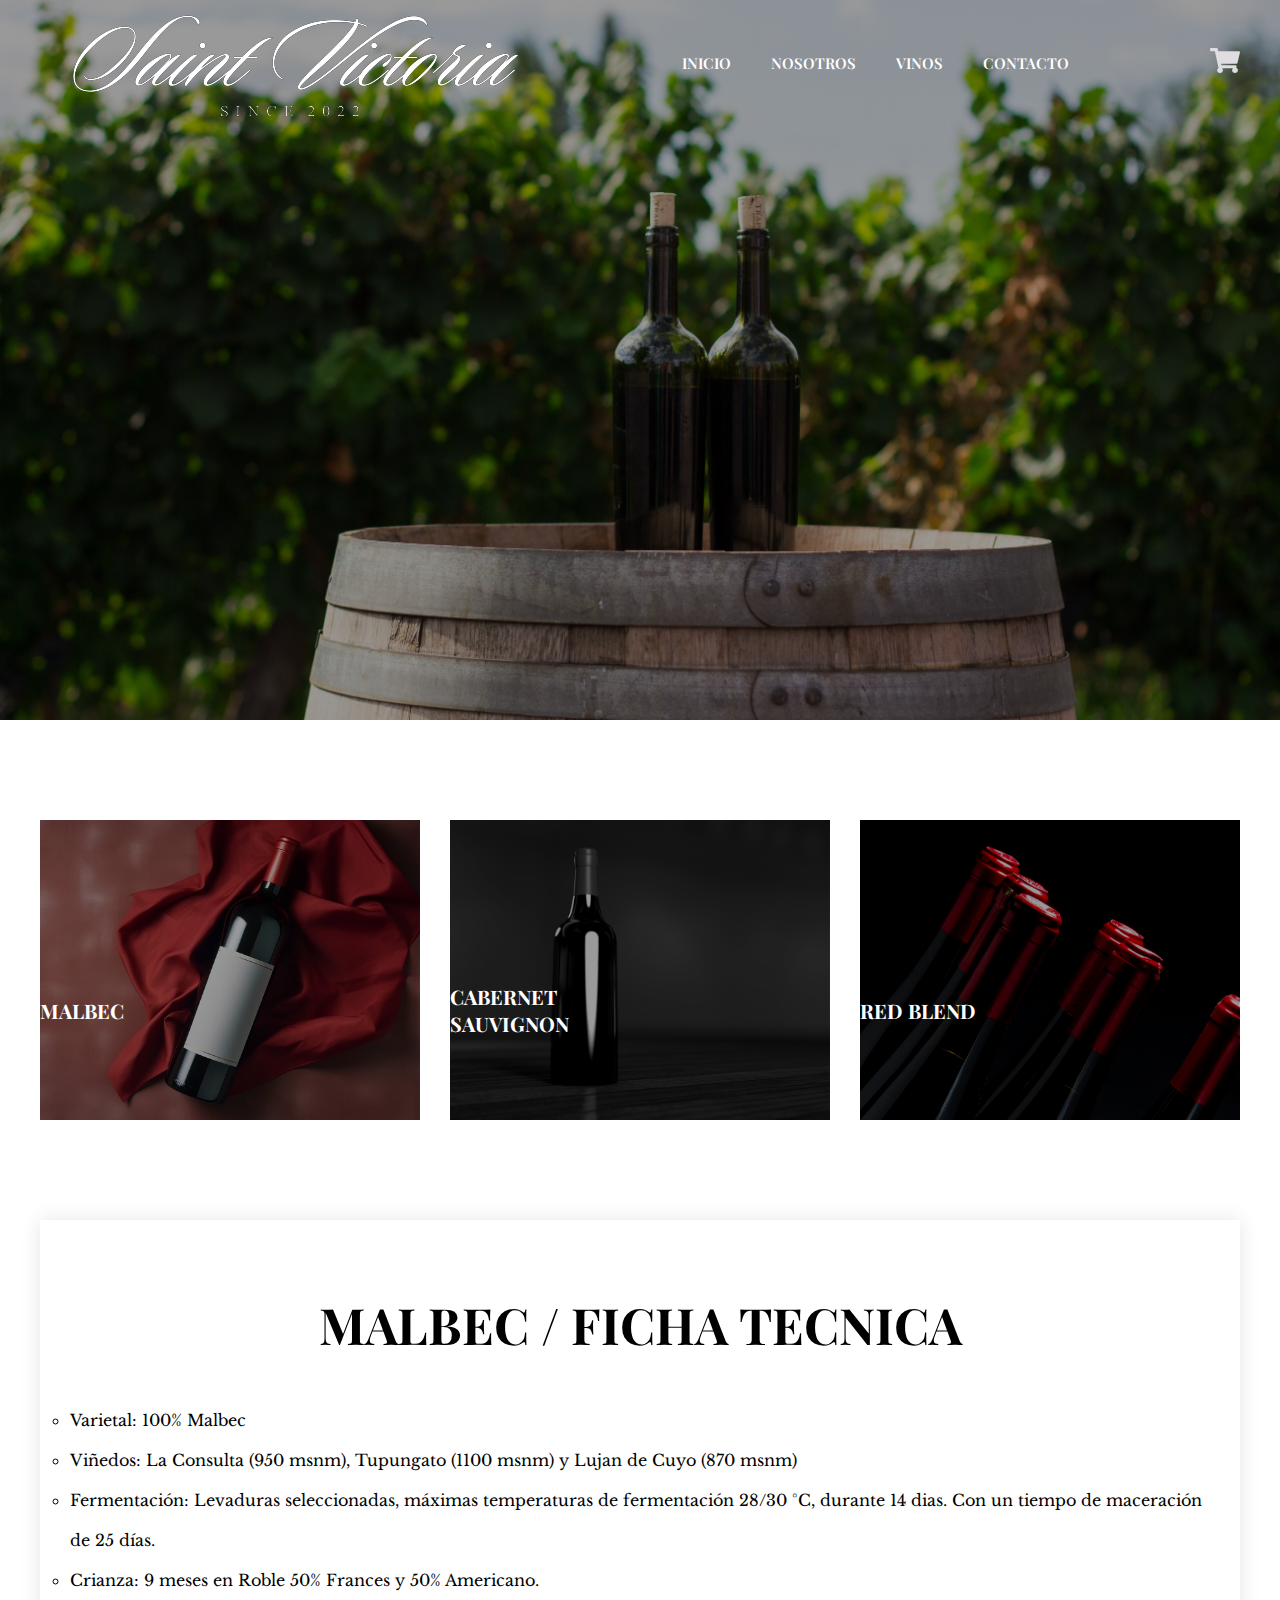
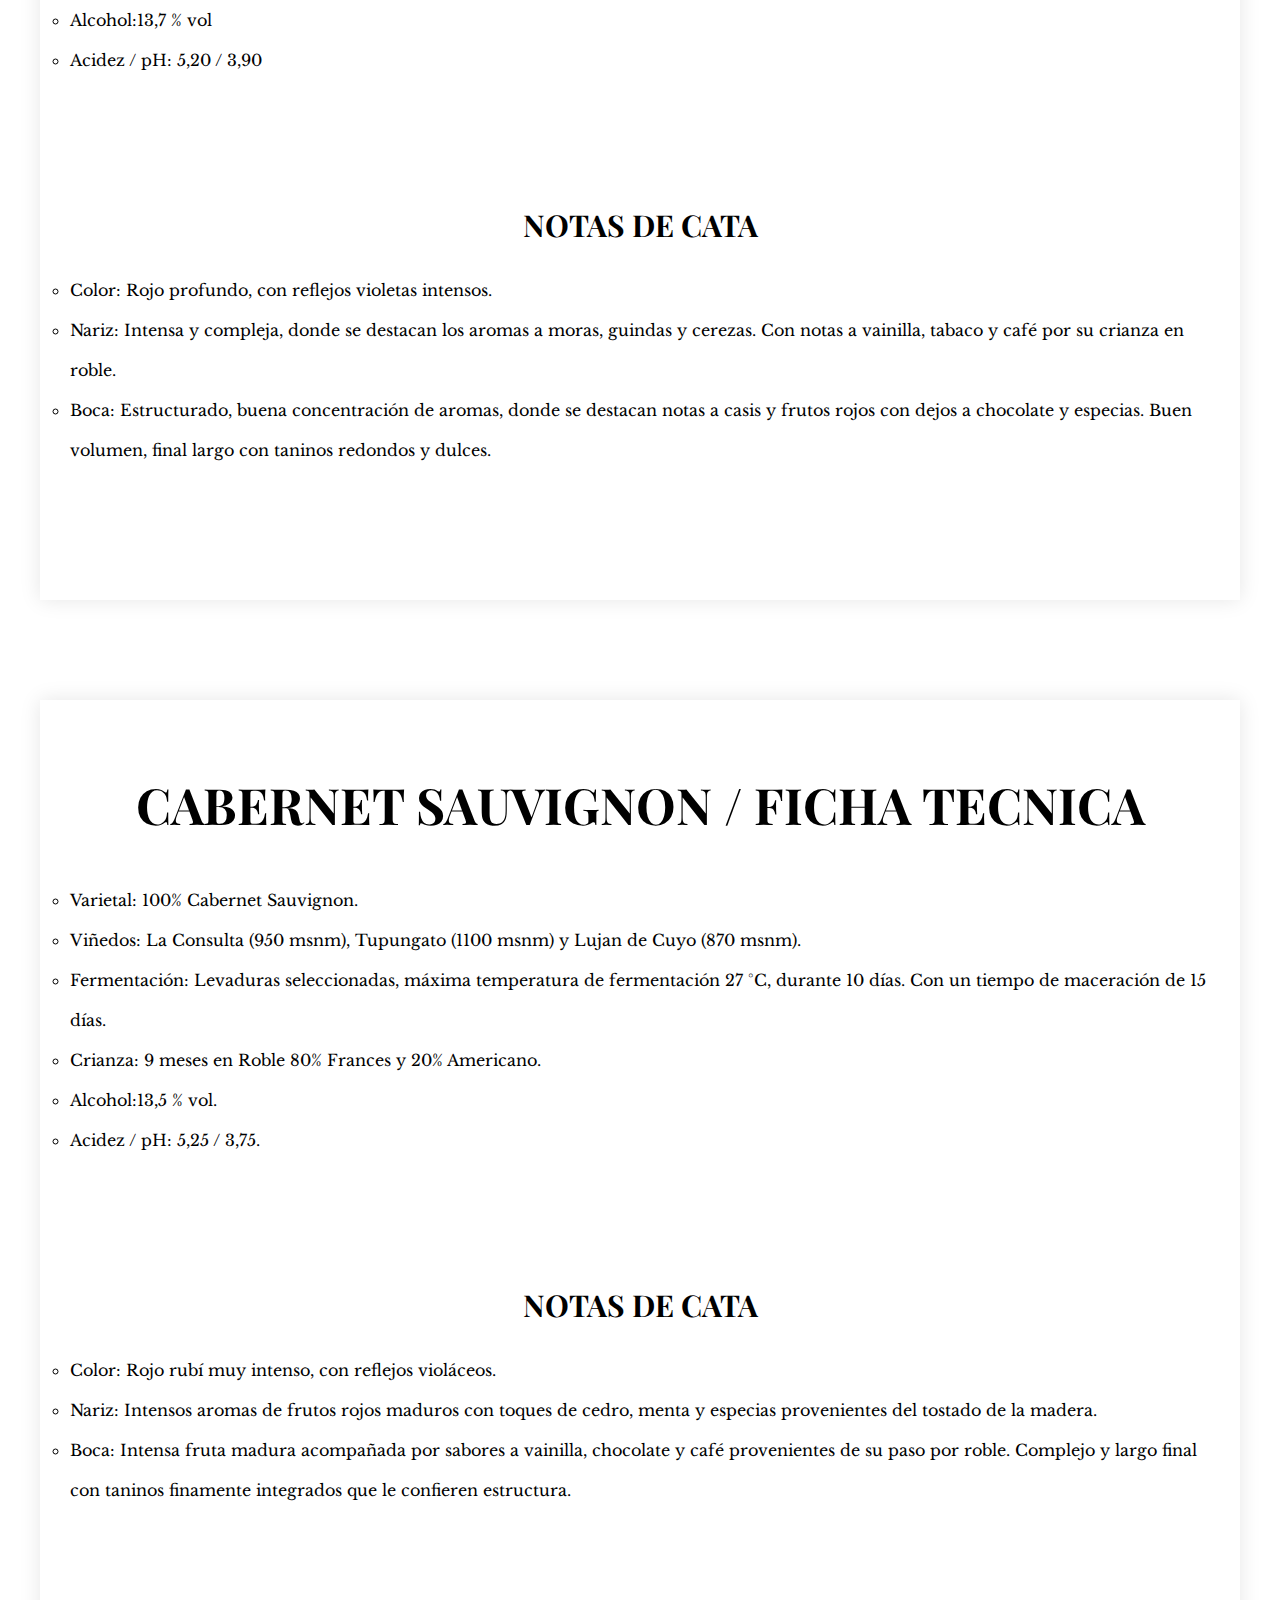
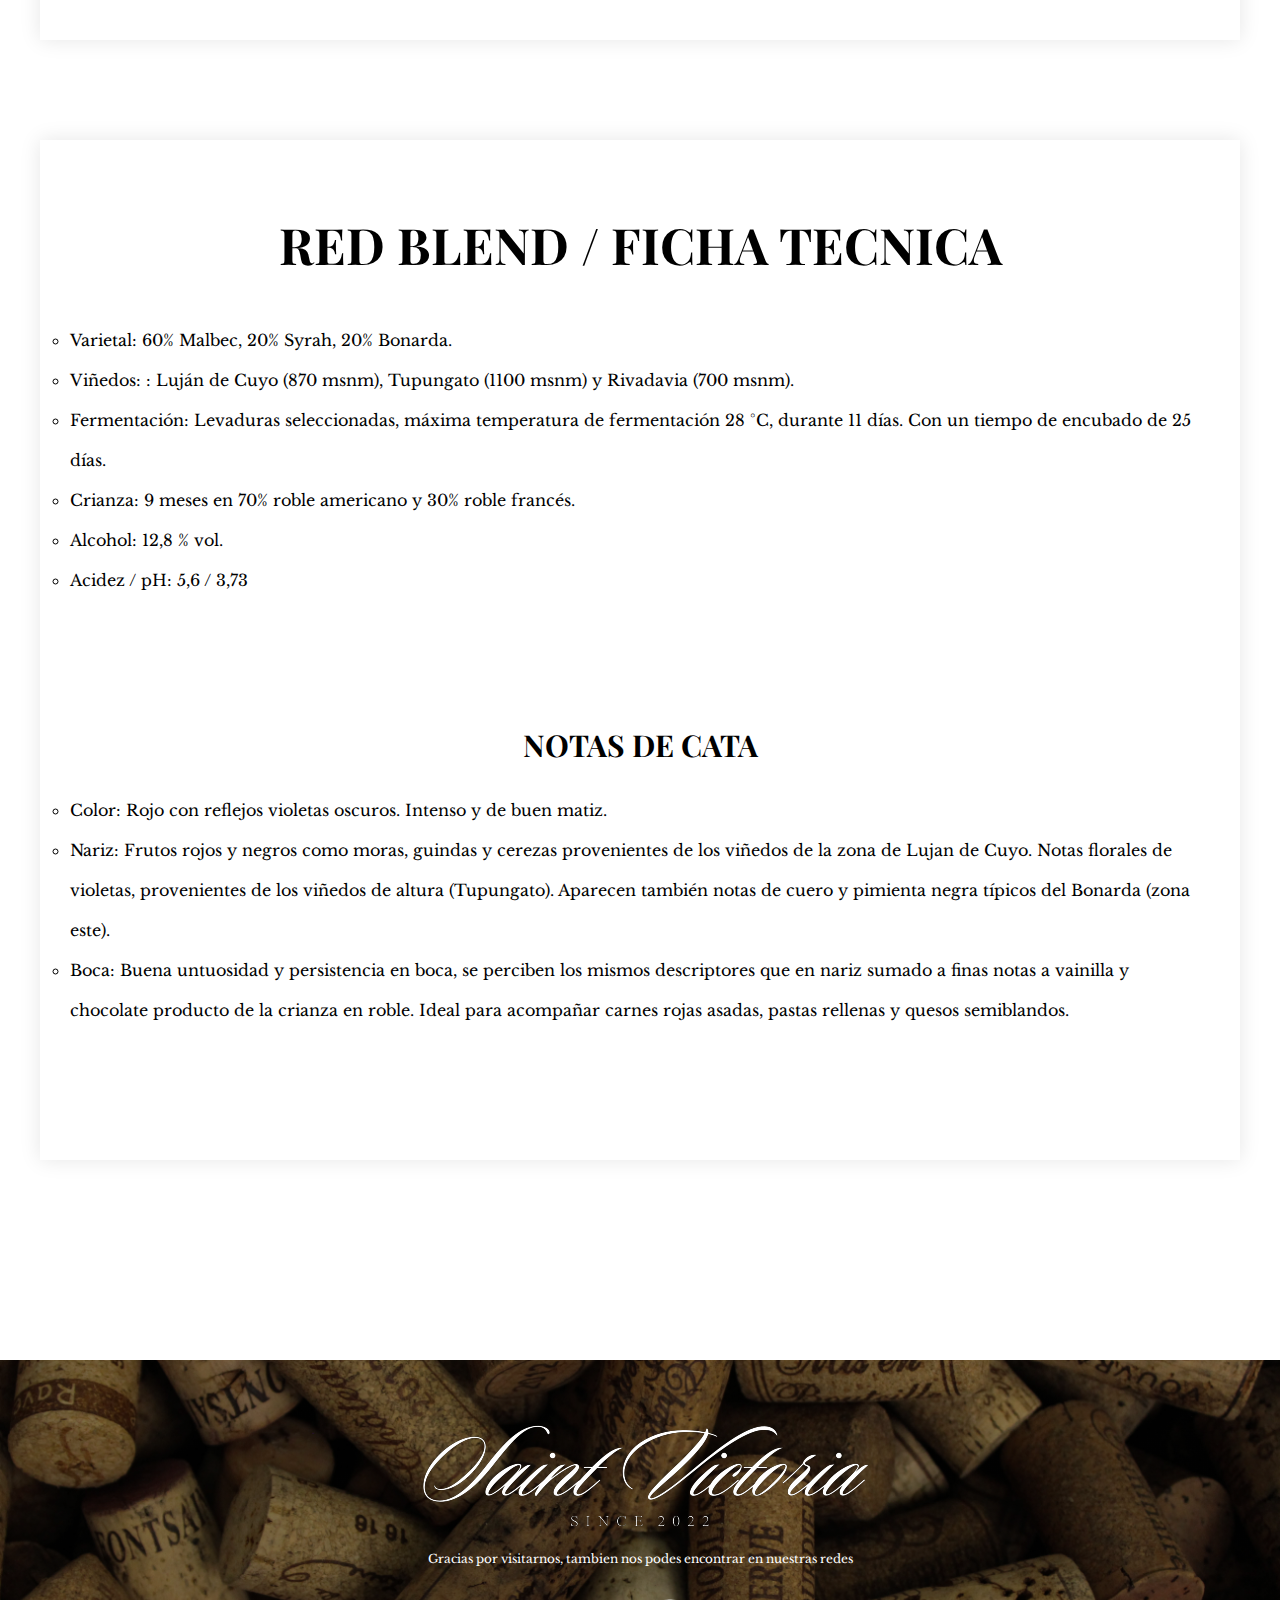
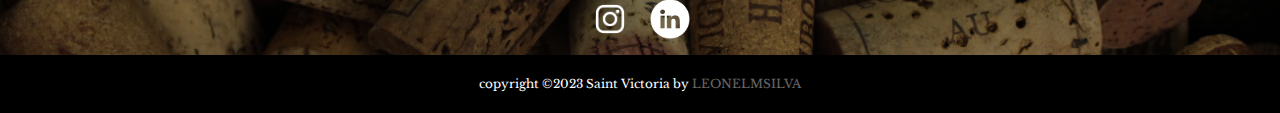
<file: vinos.html>
<!DOCTYPE html>
<html lang="en">
<head>
    <meta charset="UTF-8">
    <meta name="viewport" content="width=device-width, initial-scale=1.0">
    <title>Saint Victoria | W I N E S</title>
    <style>
         @import url('https://fonts.googleapis.com/css2?family=Libre+Baskerville:ital,wght@0,400;0,700;1,400&family=Playfair+Display:ital,wght@0,400;1,400;1,500&display=swap');

        /*
            font-family: "Libre Baskerville", sans-serif;
            font-family: "Playfair Display", sans-serif;
        */

        * {
            margin: 0;
            padding: 0;
            box-sizing: border-box;
            text-decoration: none;
            list-style: none;
        }

        body {
            font-family: "Libre Baskerville", sans-serif;
        }
        .container {
            max-width: 1200px;
            margin: 0 auto;
        }
        .header {
            display: flex;
            align-items: center;
            min-height: 80vh;
            background-color: white;
            padding: 70px 0;
        }
        .menu {
            position: absolute;
            top: 0;
            left: 0;
            right: 0;
            display: flex;
            align-items: center;
            justify-content: space-between;
        }
        .logo {
            left: 0;
            height: 40px;
        }
        .menu .navbar ul li{
            position: relative;
            float: left;
        }
        .menu .navbar ul li a {
            font-size: 15px;
            padding: 20PX;
            color: white;
            display: block;
            font-family: "Playfair Display", sans-serif;
            font-weight: 600;
        }
        .menu .navbar ul li a:hover {
            color: rgb(128, 128, 128);
        }
        #menu {
            display: none;
        }
        .menu-icono {
            width: 25px;
        }
        .menu label{
            cursor: pointer;
            display: none;
        }
        .submenu {
            position: relative;
        }
        .submenu #carrito {
            display: none;
        }
        .submenu:hover #carrito {
            display: block;
            position: absolute;
            right: 0;
            backdrop-filter: blur (50px);
            top: 100%;
            z-index: 1;
            background-color: #33333317;
            padding: 20px;
            min-height: 400px;
        }
        table {
            width: 100%;
        }
        th, td {
            color: white;
        }
        .borrar {
            background-color: black;
            border-radius: 50%;
            padding: 5px 10px;
            text-decoration: none;
            color: white;
            font-weight: 800;
            cursor: pointer;
        }
        .container {
            max-width: 1200px;
            margin: 0 auto;
        }
        .header {
            background: linear-gradient(rgba(0,0,0,0.4),rgba(0,0,0,0.4)), url(img/header-vinos.jpg);
            background-position: center center;
            background-repeat: no-repeat;
            background-size: cover;
            display: flex;
            align-items: center;
            min-height: 80vh;
            padding: 50px 0 0 0;
        } 
        .header-content {
            display: flex;
            justify-content: space-between;
            flex: 1;
            padding: 0 200px;
        }
       
        
        .diferentes {
            padding: 100px 0;
            display: flex;
            justify-content: space-between;

        }
        .imagen-1 {
            flex-basis: calc(33.3% - 20px);
            padding: 10px 15px;
            justify-content: space-between;
            align-items: center;
            display: flex;
            height: 300px;
        }
        .b1 {
            background: linear-gradient(rgba(0,0,0,0.4),rgba(0,0,0,0.4)), url(img/vinos-1.jpg);
            background-position: center center;
            background-repeat: no-repeat;
            background-size: cover;
            display: flex;
            align-items: center;
            padding: 80px 0 0 0; ; 
        }
        .b1:hover {
            transform: scale(1.1);
        }

        .b2 {
            background: linear-gradient(rgba(0,0,0,0.4),rgba(0,0,0,0.4)), url(img/vinos-2.jpg);
            background-position: center center;
            background-repeat: no-repeat;
            background-size: cover;
            display: flex;
            align-items: center;
            padding: 80px 0 0 0; ; 
        }
        .b2:hover {
            transform: scale(1.1);
        }

        .b3 {
            background: linear-gradient(rgba(0,0,0,0.4),rgba(0,0,0,0.4)), url(img/vinos-3.jpg);
            background-position: center center;
            background-repeat: no-repeat;
            background-size: cover;
            display: flex;
            align-items: center;
            padding: 80px 0 0 0; 
        }
        .b3:hover {
            transform: scale(1.1);
        }
        .imagen-txt {
            flex-basis: 50%;
        }
        .imagen-txt h3 {
            color: white;
            font-size: 20px;
            font-family: "Playfair Display", sans-serif;
            text-transform: uppercase;
        }
        .main {
            display: flex;
            padding-bottom: 100px;
        }
        .vinos  {
            padding-bottom: 100px;
        }
        .vinos-txt   {
            flex-basis: 300px;
            line-height: 2.5;
            padding-bottom: 100px;
            padding: 30px;
            box-shadow: 0 0 20px rgba(0,0,0,0.1);
        }
        .vinos-txt ul {
            padding-bottom: 100px;
           
        }
        .vinos-txt ul li {
            list-style-type: circle;
        }
        
        h4 {
            color: black;
            font-family: "Playfair Display", sans-serif;
            font-size: 50px;
            text-align: center;
            align-items: center;
            text-transform: uppercase;
            line-height: 3;
        }
        h5 {
            color: black;
            font-family: "Playfair Display", sans-serif;
            font-size: 30px;
            text-align: center;
            align-items: center;
            text-transform: uppercase;
            line-height: 3; 
        }
        footer {
            background: linear-gradient(rgba(0,0,0,0.4),rgba(0,0,0,0.4)), url(img/posible-footer.jpg);
            background-position: center center;
            background-repeat: no-repeat;
            background-size: cover;
            display: flex;
            align-items: center;
            min-height: 30vh;
            padding: 50px 0 0 0; 
            font-family: "Libre Baskerville", sans-serif;
            color: white;
        }

        .footer-content {
            display: flex;
            align-items: center;
            justify-content: center;
            flex-direction: column;
            text-align: center;
        }

        .footer-content p {
            max-width: 500px;
            margin: 10px auto;
            line-height: 28px;
            font-size: 12px;
        }

        .socials {
            list-style: none;
            display: flex;
            align-items: center;
            justify-content: center;
            margin: 1rem 0 ;
        }
  
        .socials a img {
            height: 40px;
            display: flex;
        }
        .socials a img:hover {
            color: gray;
        }
        .socials li {
            margin: 0 10px;
        }

        .footer-bottom {
            background-color: black;
            width: 100vw;
            padding: 5px 0;
            text-align: center;
        }

        .footer-bottom a {
            font-size: 14px;
            word-spacing: 2px;
            font-weight: 200;
        }

        .footer-bottom span {
            text-transform: uppercase;
            opacity: .4;
            font-weight: 200;
        }
        


    </style>
</head>
<body>
    <header class="header">
        <div class="menu container">
            <img id="logo"  src="img/logo-saint-victoria-since2022.png" alt="">
            
            <input type="checkbox" id="menu">
            <label for="menu">
                <img src="img/menu.png" class="menu-icono" alt="menu">
            </label>
            <nav class="navbar">
                <ul>
                    <li><a href="index.html">INICIO</a></li>
                    <li><a href="nosotros.html">NOSOTROS</a></li>
                    <li><a href="vinos.html">VINOS</a></li>
                    <li><a href="contacto.html">CONTACTO</a></li>
                </ul>
            </nav>
            <div>
                <ul>
                    <li class="submenu">
                        <img src="img/car-blanco.svg" id="img-carrito" alt="carito">
                        <div id="carrito">
                            <table id="lista-carrito">
                                <thead>
                                    <tr>
                                        <th>Imagen</th>
                                        <th>Nombre</th>
                                        <th>Precio</th>
                                    </tr>
                                </thead>
                                <tbody></tbody>
                            </table>
                            <a href="#" id="vaciar-carrito" class="btn-2">Vaciar Carrito</a>
                        </div>
                    </li>
                </ul>
            </div>
            
        </div>
            
    </header>

    <section class="diferentes container">
        <div class="imagen-1 b1">
            
            <div class="imagen-txt">
                <h3>Malbec</h3>
            </div>
        </div>
        <div class="imagen-1 b2">
            
            <div class="imagen-txt">
                <h3>Cabernet Sauvignon</h3>
            </div>
        </div>
        <div class="imagen-1 b3"> 
            
            <div class="imagen-txt">
                <h3>Red Blend</h3>
            </div>
        </div>
    </section>
    <main class="vinos container">
        <div class="vinos content">
            
            <div class="vinos-txt">
                <h4> MALBEC / FICHA TECNICA</h4>
                <ul>
                    <li>Varietal: 100% Malbec</li>
                    <li>Viñedos: La Consulta (950 msnm), Tupungato (1100 msnm) y Lujan de Cuyo (870 msnm)</li>
                    <li>Fermentación: Levaduras seleccionadas, máximas temperaturas de fermentación 28/30 °C, durante 14 dias. Con un tiempo de maceración de 25 días.</li>
                    <li>Crianza: 9 meses en Roble 50% Frances y 50% Americano.</li>
                    <li>Alcohol:13,7 % vol</li>
                    <li>Acidez / pH: 5,20 / 3,90</li>
                </ul>
                <h5>NOTAS DE CATA</h5>
               <ul>
                    <li>Color: Rojo profundo, con reflejos violetas intensos.</li>
                    <li>Nariz: Intensa y compleja, donde se destacan los aromas a moras, guindas y cerezas. Con notas a vainilla, tabaco y café por su crianza en roble.</li>
                    <li>Boca: Estructurado, buena concentración de aromas, donde se destacan notas a casis y frutos rojos con dejos a chocolate y especias. Buen volumen, final largo con taninos redondos y dulces.</li>
               </ul>
            </div>
        </div>
        <div class="vinos content">
            
            
            <div class="vinos-txt">
                <h4> CABERNET SAUVIGNON / FICHA TECNICA</h4>
                <ul>
                    <li>Varietal: 100% Cabernet Sauvignon.</li>
                    <li>Viñedos: La Consulta (950 msnm), Tupungato (1100 msnm) y Lujan de Cuyo (870 msnm).</li>
                    <li>Fermentación: Levaduras seleccionadas, máxima temperatura de fermentación 27 °C, durante 10 días. Con un tiempo de maceración de 15 días.</li>
                    <li>Crianza: 9 meses en Roble 80% Frances y 20% Americano.</li>
                    <li>Alcohol:13,5 % vol.</li>
                    <li>Acidez / pH: 5,25 / 3,75.</li>
                </ul>
                <h5>NOTAS DE CATA</h5>
               <ul>
                    <li>Color: Rojo rubí muy intenso, con reflejos violáceos.</li>
                    <li>Nariz: Intensos aromas de frutos rojos maduros con toques de cedro, menta y especias provenientes del tostado de la madera.</li>
                    <li>Boca: Intensa fruta madura acompañada por sabores a vainilla, chocolate y café provenientes de su paso por roble. Complejo y largo final con taninos finamente integrados que le confieren estructura.</li>
               </ul>
            </div>
        </div>
        <div class="vinos content">
            
            
            <div class="vinos-txt">
                <h4> RED BLEND / FICHA TECNICA</h4>
                <ul>
                    <li>Varietal: 60% Malbec, 20% Syrah, 20% Bonarda.</li>
                    <li>Viñedos: : Luján de Cuyo (870 msnm), Tupungato (1100 msnm) y Rivadavia (700 msnm).</li>
                    <li>Fermentación: Levaduras seleccionadas, máxima temperatura de fermentación 28 °C, durante 11 días. Con un tiempo de encubado de 25 días.</li>
                    <li>Crianza: 9 meses en 70% roble americano y 30% roble francés.</li>
                    <li>Alcohol: 12,8 % vol.</li>
                    <li>Acidez / pH: 5,6 / 3,73</li>
                </ul>
                <h5>NOTAS DE CATA</h5>
               <ul>
                    <li>Color: Rojo con reflejos violetas oscuros. Intenso y de buen matiz.</li>
                    <li>Nariz: Frutos rojos y negros como moras, guindas y cerezas provenientes de los viñedos de la zona de Lujan de Cuyo. Notas florales de violetas, provenientes de los viñedos de altura (Tupungato). Aparecen también notas de cuero y pimienta negra típicos del Bonarda (zona este).</li>
                    <li>Boca: Buena untuosidad y persistencia en boca, se perciben los mismos descriptores que en nariz sumado a finas notas a vainilla y chocolate producto de la crianza en roble. Ideal para acompañar carnes rojas asadas, pastas rellenas y quesos semiblandos.</li>
               </ul>
            </div>
        </div>
    </main>

    <footer class="footer">
        <div class="footer-content container">
            <img src="img/logo-saint-victoria-since2022.png" alt="">
            <p>Gracias por visitarnos, tambien nos podes encontrar en nuestras redes</p>
            <ul class="socials">
                <li><a href="https://instagram.com/leosilvactc?igshid=OGQ5ZDc2ODk2ZA=="><img src="img/logo-insta.png" alt="instagram"></a></li>
                <li><a href="https://www.linkedin.com/in/leonel-marcelo-silva-9392391a3?utm_source=share&utm_campaign=share_via&utm_content=profile&utm_medium=android_app"><img src="img/logo-linkedin.png" alt="linkedin"></a></li>
                
            </ul>
            <div class="footer-bottom">
                <p>copyright &copy;2023 Saint Victoria by <span>leonelmsilva</span></p>
            </div>
        </div>
    </footer>

    <script src="script.js"></script>
</body>
</html>
</file>
